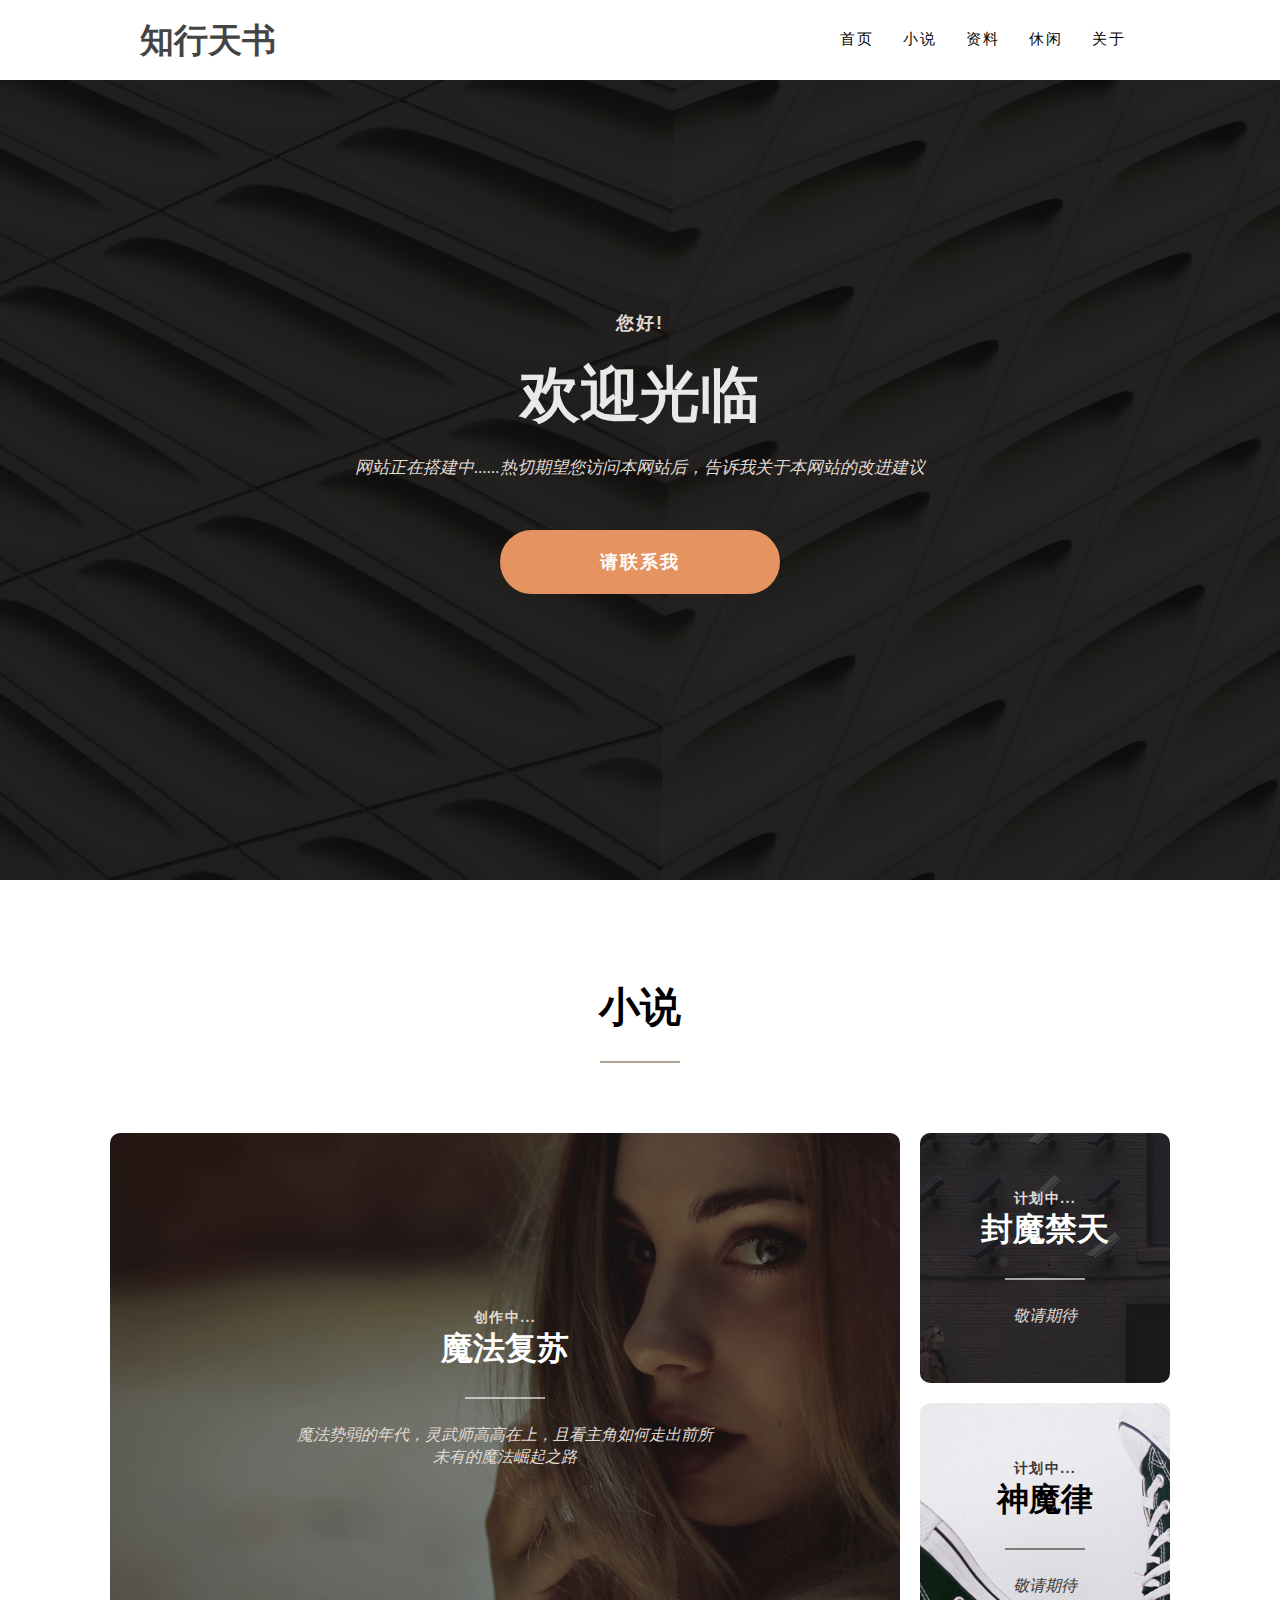
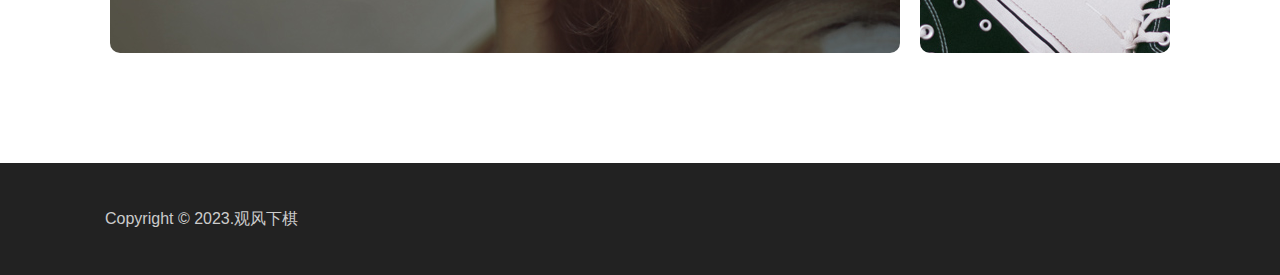
<file: index.html>
<!doctype html>
<html lang="en">
<head>
	<meta charset="UTF-8">
	<title>知行天书</title>
	<meta name="viewport" content="width=device-width, initial-scale=1">
	<link rel="stylesheet" href="css/normalize.css">
	<link rel="stylesheet" href="css/style.css">
	<link rel="stylesheet" href="css/featherlight.min.css">
	
	<script src="js/jquery-latest.min.js"></script>
	<script src="js/featherlight.min.js" type="text/javascript" charset="utf-8"></script>

</head>
<body>
	<header id="top">
		<div class="wrapper">			
			<h1 class="logo"><a href="#">知行天书</a></h1>
			<nav>
				<ul id="navigation">
					<li><a href="#home">首页</a></li>
					<li><a href="#txt">小说</a></li>
					<li><a href="#">资料</a></li>
					<li><a href="#">休闲</a></li>
					<li><a href="#">关于</a></li>
				</ul>
			</nav>
		</div>
	</header>
	<section id="banner"><a name="home"></a>
		<div class="wrapper">
			<div class="banner-content">
				<span class="subtitle">您好!</span>
				<h2>欢迎光临</h2>
				<p>网站正在搭建中......热切期望您访问本网站后，告诉我关于本网站的改进建议</p>
				<a href="#" class="button-1">请联系我</a>
			</div>
		</div>
	</section>
	
	<section class="featured-articles-section"><a name="txt"></a>	
		<div class="wrapper">
			<h3>小说</h3>
				<div class="cards-container">
					<div class="article-card card-large" style="background-image: url('images/card-bg-1.jpg');">
						<div class="article-card-content">
							<span class="category">创作中...</span>
							<h4>魔法复苏</h4>
							<p>魔法势弱的年代，灵武师高高在上，且看主角如何走出前所未有的魔法崛起之路</p>
						</div>
					</div>
					<div class="article-card card-small" style="background-image: url('images/card-bg-4.jpg');;">
						<div class="article-card-content">
							<span class="category">计划中...</span>
							<h4>封魔禁天</h4>
							<p><a href="#">敬请期待</a></p>
						</div>
					</div>
					<div class="article-card article-card-alt card-small" style="background-image: url('images/card-bg-3.jpg');">
						<div class="article-card-content">
							<span class="category">计划中...</span>
							<h4>神魔律</h4>
							<p><a href="#">敬请期待</a></p>
						</div>
					</div>
					<!-- <div class="article-card card-medium" style="background-image: url('images/card-bg-4.jpg');">
						<div class="article-card-content">
							<span class="category"></span>
							<h4></h4>
							<p></p>
						</div>
					</div>
					<div class="article-card article-card-alt card-medium" style="background-image: url('images/card-bg-5.jpg');">
						<div class="article-card-content">
							<span class="category"></span>
							<h4></h4>
							<p></p>
						</div> -->
					</div>
					
					<!--
					****Example using .article-group class to place small cards on left***
					
					<div class="article-group">
						<div class="article-card card-small">...</div>
						<div class="article-card card-small">...</div>
					</div>
					<div class="article-card card-large">...</div>
					
					-->
					
					<br class="clear" />
				</div>
		</div>
	</section>
		
	<!-- <section class="full-width-section" style="background-image: url(images/full-width-bg.jpg);">	
		<div class="wrapper">
			<div class="text align-left">
				<span class="subtitle">Full width</span>
				<h2>Large Full Width Section Heading</h2>
				<p>Lorem ipsum dolor sit amet, consectetur adipiscing elit. Vestibulum luctus feugiat mi, a tincidunt lectus egestas ut. Duis dignissim sapien, lectus eleifend sit amet. </p>
				<a href="#" class="button-1">Continue Reading</a>
			</div>
			<div class="clear"></div>	
		</div>
	</section>

	<section class="services-section"><a name="services"></a>
		<div class="wrapper">
			<ul class="services-list">
				<li>
					<span class="subtitle">About Us</span>
					<h4>Meet the team</h4>
					<p>Lorem ipsum dolor sit amet, consectetur adipiscing elit. </p>
					<a href="#" class="small-button">More</a>
				</li>
				<li>
					<span class="subtitle">Portfolio</span>
					<h4>See our work</h4>
					<p>Lorem ipsum dolor sit amet, consectetur adipiscing elit. </p>
					<a href="#" class="small-button">More</a>
				</li>
				<li class="emphasis">
					<span class="subtitle">Contact</span>
					<h4>Work with us</h4>
					<p>Lorem ipsum dolor sit amet, consectetur adipiscing elit. </p>
					<a href="#" class="small-button">More</a>
				</li>
				<div class="clear"></div>	
			</ul>
		</div>
	</section>
	
	<section class="masonry-section"><a name="portfolio"></a>
		<h3>Latest Articles</h3>
			<div class="wrapper">
				<div class="masonry">
					<div class="item">
						<img src="images/article-image-1.jpg" alt="" class="article-image">
						<div class="summary">
							<h4>Article Title</h4>
							<p>Lorem ipsum dolor sit amet, consectetur adipiscing elit. Fusce rutrum rhoncus hendrerit. Cras molestie tristique tempor.</p>
							<span class="category">Category - Aug 1, 2016</span>
						</div>
					</div>
					<div class="item advert-item">
						<img src="images/advert.jpg" alt="" class="advert">
					</div>
					<div class="item">
						<img src="images/article-image-2.jpg" alt="" class="article-image">
						<div class="summary">
							<h4>Article Title</h4>
							<p>Lorem ipsum dolor sit amet, consectetur adipiscing elit. Fusce rutrum rhoncus hendrerit. Cras molestie tristique tempor.</p>
							<span class="category">Category - Aug 1, 2016</span>
						</div>
					</div>
					<div class="item">
						<img src="images/article-image-3.jpg" alt="" class="article-image">
						<div class="summary">
							<h4>Article Title</h4>
							<p>Lorem ipsum dolor sit amet, consectetur adipiscing elit. Fusce rutrum rhoncus hendrerit. Cras molestie tristique tempor.</p>
							<span class="category">Category - Aug 1, 2016</span>
						</div>
					</div>
					<div class="item">
						<img src="images/article-image-4.jpg" alt="" class="article-image">
						<div class="summary">
							<h4>Article Title</h4>
							<p>Lorem ipsum dolor sit amet, consectetur adipiscing elit. Fusce rutrum rhoncus hendrerit. Cras molestie tristique tempor.</p>
							<span class="category">Category - Aug 1, 2016</span>
						</div>
					</div>
					<div class="item">
						<img src="images/article-image-5.jpg" alt="" class="article-image">
						<div class="summary">
							<h4>Article Title</h4>
							<p>Lorem ipsum dolor sit amet, consectetur adipiscing elit. Fusce rutrum rhoncus hendrerit. Cras molestie tristique tempor.</p>
							<span class="category">Category - Aug 1, 2016</span>
						</div>
					</div>
					<div class="item">
						<img src="images/article-image-6.jpg" alt="" class="article-image">
						<div class="summary">
							<h4>Article Title</h4>
							<p>Lorem ipsum dolor sit amet, consectetur adipiscing elit. Fusce rutrum rhoncus hendrerit. Cras molestie tristique tempor.</p>
							<span class="category">Category - Aug 1, 2016</span>
						</div>
					</div>
					<div class="item">
						<img src="images/article-image-7.jpg" alt="" class="article-image">
						<div class="summary">
							<h4>Article Title</h4>
							<p>Lorem ipsum dolor sit amet, consectetur adipiscing elit. Fusce rutrum rhoncus hendrerit. Cras molestie tristique tempor.</p>
							<span class="category">Category - Aug 1, 2016</span>
						</div>
					</div>
					<div class="item">
						<img src="images/article-image-8.jpg" alt="" class="article-image">
						<div class="summary">
							<h4>Article Title</h4>
							<p>Lorem ipsum dolor sit amet, consectetur adipiscing elit. Fusce rutrum rhoncus hendrerit. Cras molestie tristique tempor.</p>
							<span class="category">Category - Aug 1, 2016</span>
						</div>
					</div>
					
					
				</div>
			<div class="clear"></div>	
	</section>
		
	<section class="instagram-section"><a name="portfolio"></a>
		<h3>Instagram</h3>
		<ul class="instagram-list"> 
			<li class="item">
				<a href="images/instagram-1.jpg" data-featherlight="images/instagram-1.jpg" class="photo-overlay">
					<img src="images/instagram-1.jpg" alt="" />
				</a>
			</li> 
			<li class="item">
				<a href="images/instagram-2.jpg" data-featherlight="images/instagram-2.jpg" class="photo-overlay">
					<img src="images/instagram-2.jpg" alt="" />
				</a>
			</li> 
			<li class="item">
				<a href="images/instagram-3.jpg" data-featherlight="images/instagram-3.jpg" class="photo-overlay">
					<img src="images/instagram-3.jpg" alt="" />
				</a>
			</li> 
			<li class="item">
				<a href="images/instagram-4.jpg" data-featherlight="images/instagram-4.jpg" class="photo-overlay">
					<img src="images/instagram-4.jpg" alt="" />
				</a>
			</li> 
			<div class="clear"></div>	
		</ul>
	</section>	 -->
	
	<footer>
		<div class="wrapper">
			<div class="footer-left">
				<p class="copyright">Copyright &copy; 2023.观风下棋</p>
			</div>
			<!-- <div class="footer-right">
				<p class="footer-links"><a href="#">Privacy Policy</a> I <a href="#">Terms &amp; Conditions</a></p>
			</div> -->
			<div class="clear"></div>
		</div>
	</footer>
</body>
</html>
</file>
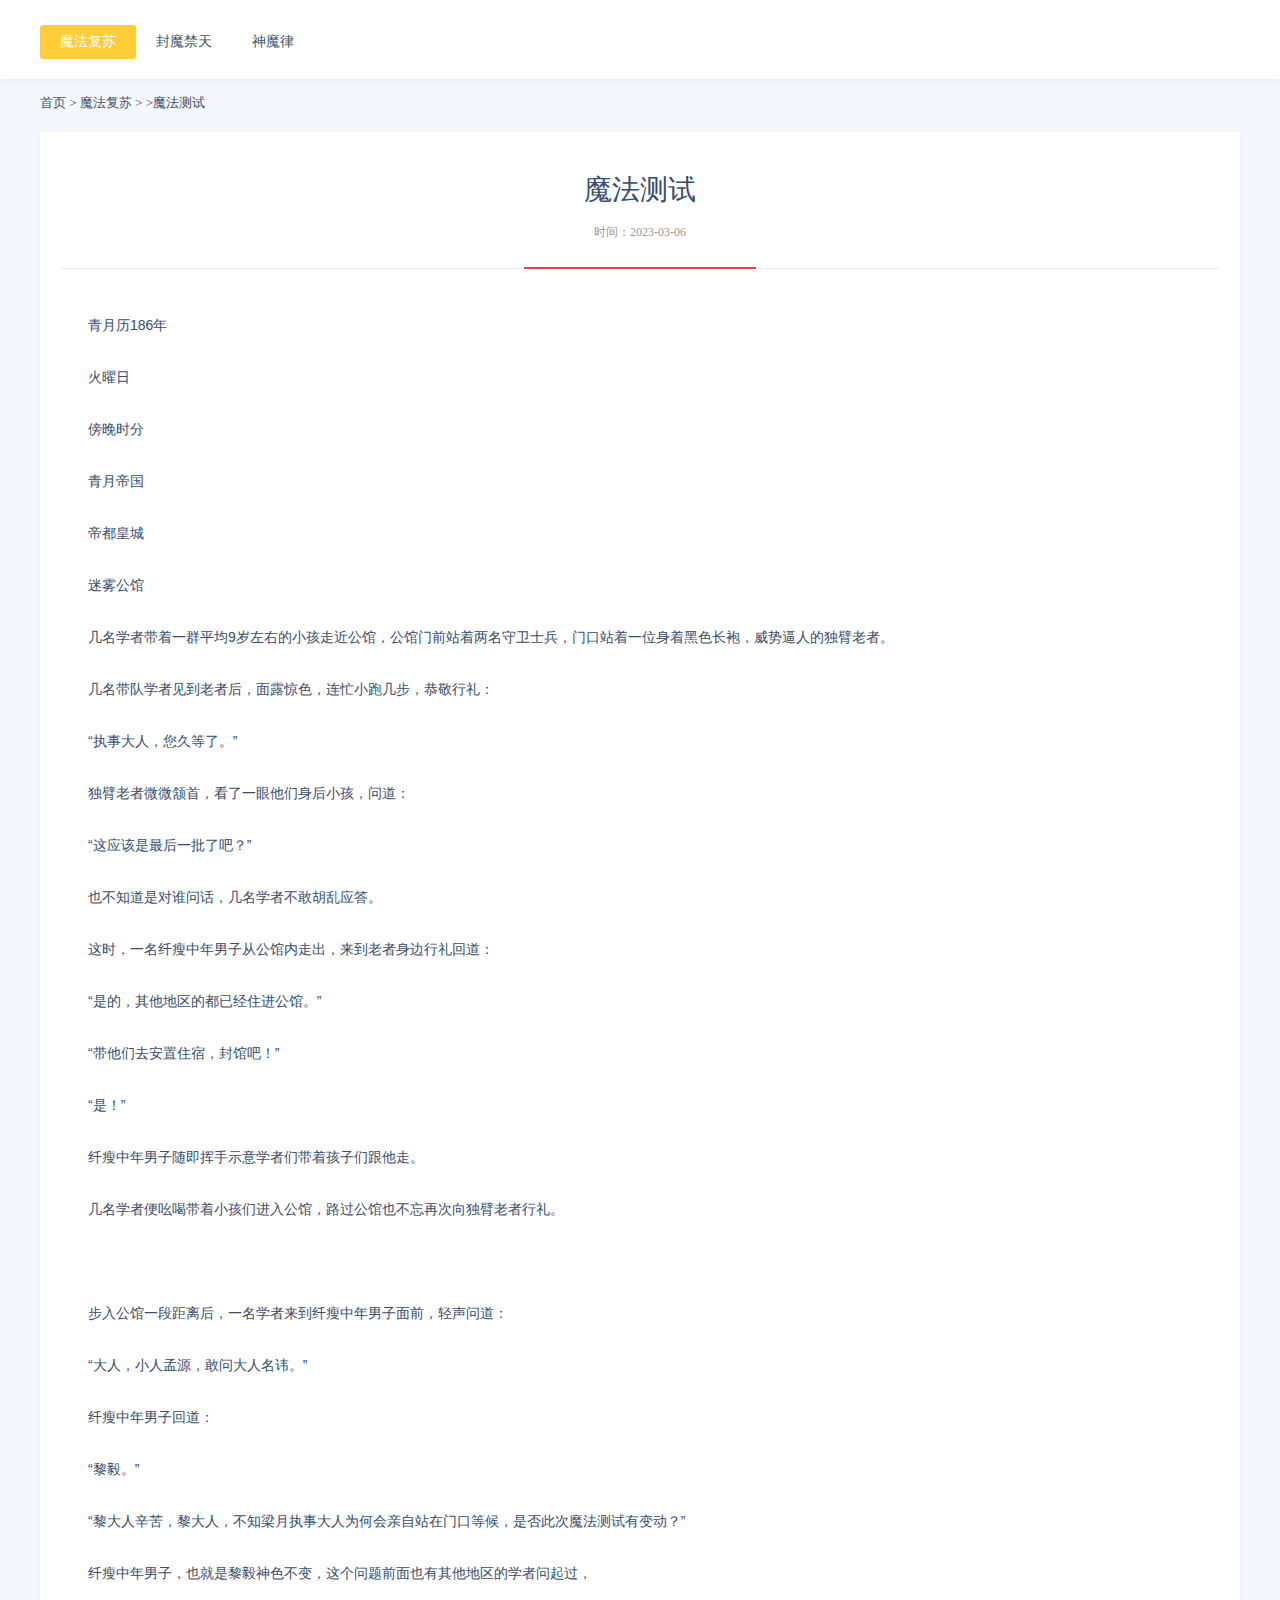
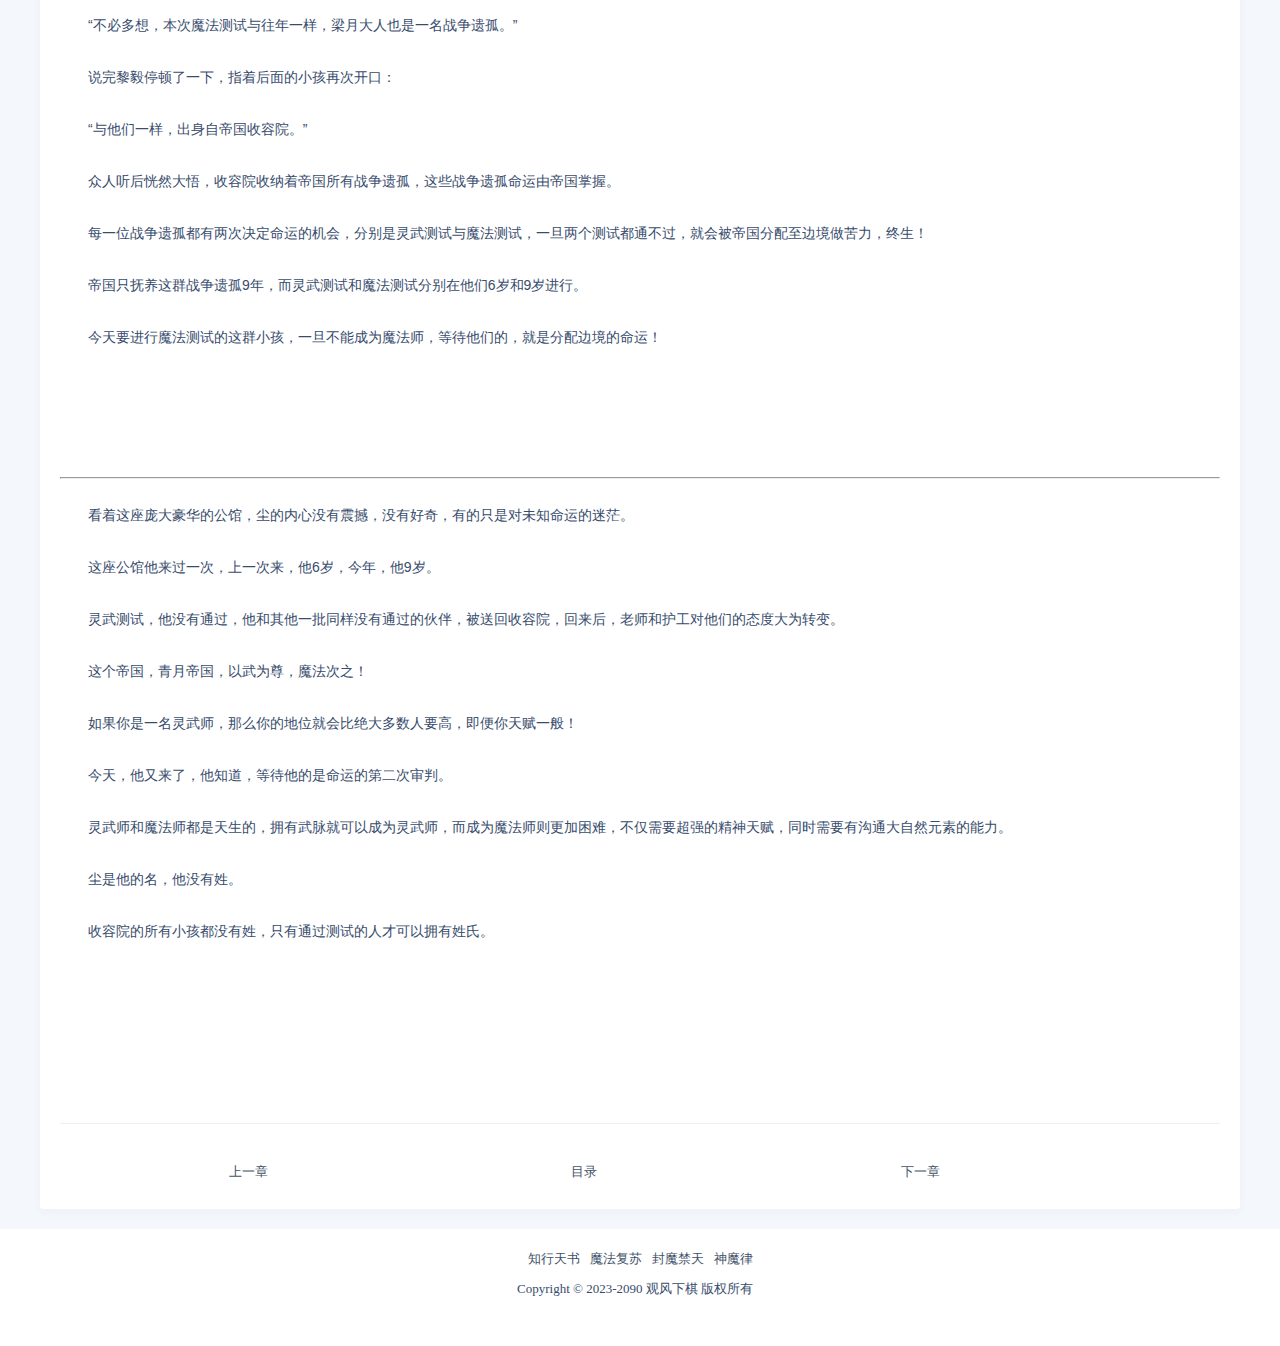
<file: mofafusu/1.html>
<!DOCTYPE html>
<html>

<head>
  <meta charset="UTF-8">
  <meta name="renderer" content="webkit" />
  <meta name="force-rendering" content="webkit" />
  <meta http-equiv="X-UA-Compatible" content="IE=Edge,chrome=1" />
  <meta name="viewport" content="width=device-width, initial-scale=1.0, user-scalable=0, minimal-ui" />
  <meta name="author" content="https://guanfengxiaqi.github.io/">
  <meta http-equiv="Cache-Control" content="no-transform" />
  <meta http-equiv="Cache-Control" content="no-siteapp" />
  <meta name="applicable-device" content="pc,mobile" />
  <meta name="MobileOptimized" content="width" />
  <meta name="HandheldFriendly" content="true" />
  <meta name="Robots" content="all" />
  <title>魔法复苏</title>
  <meta name="keywords" content="魔法复苏">
  <meta name="description" content="魔法复苏">
  <link href="style/css/index.css" rel="stylesheet">
</head>

<body>
  <div class="header">
    <div id="nav" class="box">
      <ul class="clearfix">
        <li id="nav_1000" class='active'><a href="/" title="魔法复苏">魔法复苏</a></li>

        <li><a href="fengmojintian">封魔禁天</a></li>

        <li><a href="shenmolv">神魔律</a></li>

      </ul>
    </div>
  </div>


  <div class="tofexed" id="tofexed"> </div>
  <div class="box">
    <div class="place">
      <div class="p_url"> <a href='https://guanfengxiaqi.github.io/'>首页</a> > <a href='mofafusu.html'>魔法复苏</a> > &gt;魔法测试
      </div>
    </div>
  </div>
  <div class="box">
    <div class="cont clearfix">
      <!-- <div class="left"> -->
      <div>
        <h1 class="content-tit-1">魔法测试</h1>
        <div class="art-info"> <span class="pubtime">时间：2023-03-06</span></div>
        <div class="infohx">
          <div class="info_tabx"> <b class="line"></b> </div>
        </div>
        <div id="comment"></div>
        <div class="content">
          <p>青月历186年</p>
          <p>火曜日</p>
          <p>傍晚时分</p>
          <p>青月帝国</p>
          <p>帝都皇城</p>
          <p>迷雾公馆</p>
          <p>几名学者带着一群平均9岁左右的小孩走近公馆，公馆门前站着两名守卫士兵，门口站着一位身着黑色长袍，威势逼人的独臂老者。</p>
          <p>几名带队学者见到老者后，面露惊色，连忙小跑几步，恭敬行礼：</p>
          <p>“执事大人，您久等了。”</p>
          <p>独臂老者微微颔首，看了一眼他们身后小孩，问道：</p>
          <p>“这应该是最后一批了吧？”</p>
          <p>也不知道是对谁问话，几名学者不敢胡乱应答。</p>
          <p>这时，一名纤瘦中年男子从公馆内走出，来到老者身边行礼回道：</p>
          <p>“是的，其他地区的都已经住进公馆。”</p>
          <p>“带他们去安置住宿，封馆吧！”</p>
          <p>“是！”</p>
          <p>纤瘦中年男子随即挥手示意学者们带着孩子们跟他走。</p>
          <p>几名学者便吆喝带着小孩们进入公馆，路过公馆也不忘再次向独臂老者行礼。</p>
          <p>&nbsp;</p>
          <p>步入公馆一段距离后，一名学者来到纤瘦中年男子面前，轻声问道：</p>
          <p>“大人，小人孟源，敢问大人名讳。”</p>
          <p>纤瘦中年男子回道：</p>
          <p>“黎毅。”</p>
          <p>“黎大人辛苦，黎大人，不知梁月执事大人为何会亲自站在门口等候，是否此次魔法测试有变动？”</p>
          <p>纤瘦中年男子，也就是黎毅神色不变，这个问题前面也有其他地区的学者问起过，</p>
          <p>“不必多想，本次魔法测试与往年一样，梁月大人也是一名战争遗孤。”</p>
          <p>说完黎毅停顿了一下，指着后面的小孩再次开口：</p>
          <p>“与他们一样，出身自帝国收容院。”</p>
          <p>众人听后恍然大悟，收容院收纳着帝国所有战争遗孤，这些战争遗孤命运由帝国掌握。</p>
          <p>每一位战争遗孤都有两次决定命运的机会，分别是灵武测试与魔法测试，一旦两个测试都通不过，就会被帝国分配至边境做苦力，终生！</p>
          <p>帝国只抚养这群战争遗孤9年，而灵武测试和魔法测试分别在他们6岁和9岁进行。</p>
          <p>今天要进行魔法测试的这群小孩，一旦不能成为魔法师，等待他们的，就是分配边境的命运！</p>
          <p>&nbsp;</p>
          <p>&nbsp;</p>
          <hr />
          <p>看着这座庞大豪华的公馆，尘的内心没有震撼，没有好奇，有的只是对未知命运的迷茫。</p>
          <p>这座公馆他来过一次，上一次来，他6岁，今年，他9岁。</p>
          <p>灵武测试，他没有通过，他和其他一批同样没有通过的伙伴，被送回收容院，回来后，老师和护工对他们的态度大为转变。</p>
          <p>这个帝国，青月帝国，以武为尊，魔法次之！</p>
          <p>如果你是一名灵武师，那么你的地位就会比绝大多数人要高，即便你天赋一般！</p>
          <p>今天，他又来了，他知道，等待他的是命运的第二次审判。</p>
          <p>灵武师和魔法师都是天生的，拥有武脉就可以成为灵武师，而成为魔法师则更加困难，不仅需要超强的精神天赋，同时需要有沟通大自然元素的能力。</p>
          <p>尘是他的名，他没有姓。</p>
          <p>收容院的所有小孩都没有姓，只有通过测试的人才可以拥有姓氏。</p>
          <p>&nbsp;</p>
          <p>&nbsp;</p>
          <p>&nbsp;</p>


        </div>
        <div class="details-con-other border-top">
          <ul id="footer">
            <li><a href="1.html">上一章</a></li>
            <li><a href="mofafusu.html">目录</a></li>
            <li><a href="2.html">下一章</a></li>
          </ul>
        </div>
      </div>
    </div>
  </div>


  <div class="footer">
    <div class="box">
      <p><a href="https://guanfengxiaqi.github.io/">知行天书</a><a href="mofafusu.html">魔法复苏</a><a
          href="fengmojintian.html">封魔禁天</a><a href="shenmolv.html">神魔律</a></p>
      <p>Copyright &copy; 2023-2090 观风下棋 版权所有 <a href=https://guanfengxiaqi.github.io/ target='_blank'></p>
    </div>
  </div>
</body>

</html>
</file>
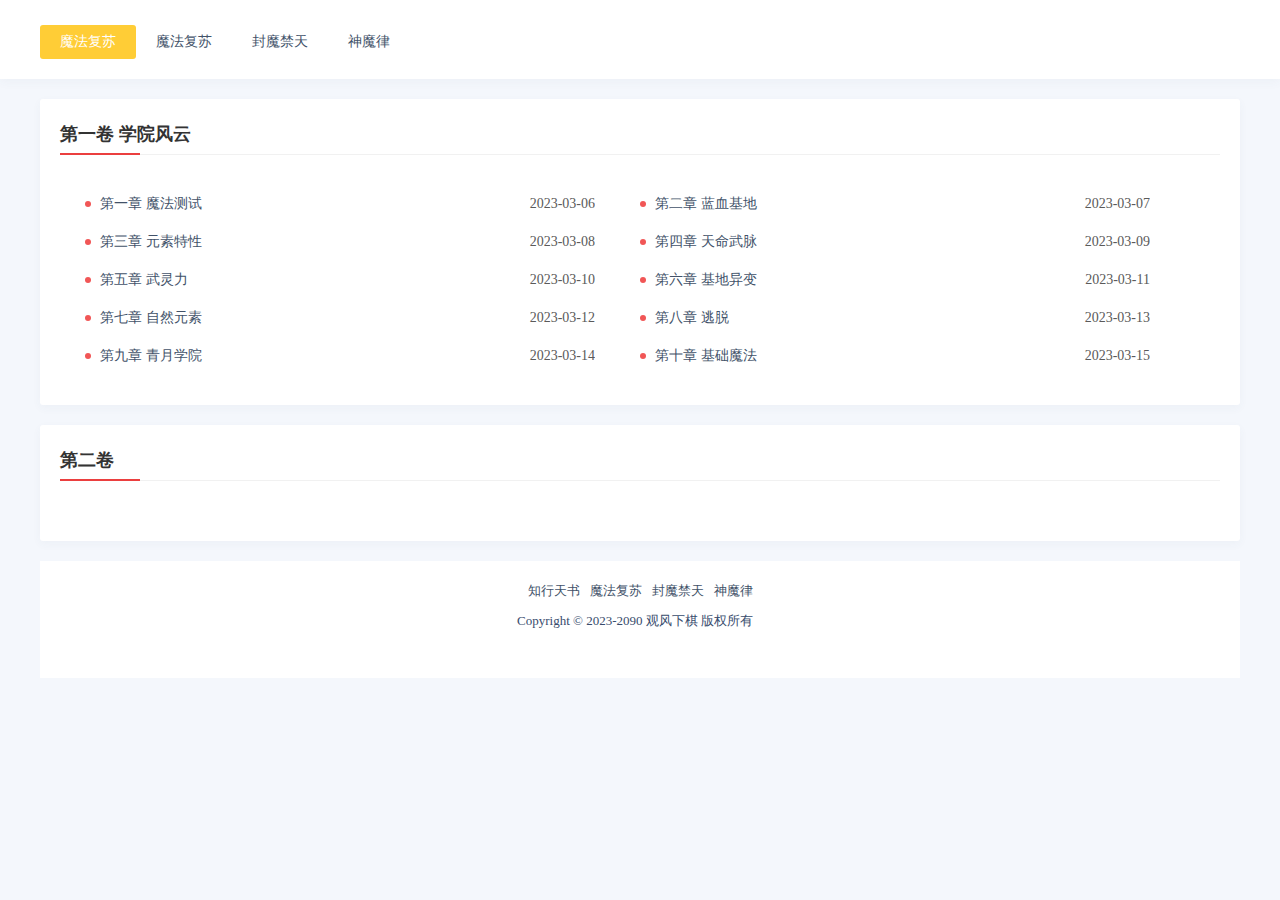
<file: mofafusu/mofafusu.html>
<!DOCTYPE html>
<html lang="en">

<head>
  <meta charset="UTF-8">
  <meta name="renderer" content="webkit" />
  <meta name="force-rendering" content="webkit" />
  <meta http-equiv="X-UA-Compatible" content="IE=Edge,chrome=1" />
  <meta name="viewport" content="width=device-width, initial-scale=1.0, user-scalable=0, minimal-ui" />
  <meta name="author" content="https://guanfengxiaqi.github.io/">
  <meta http-equiv="Cache-Control" content="no-transform" />
  <meta http-equiv="Cache-Control" content="no-siteapp" />
  <meta name="applicable-device" content="pc,mobile" />
  <meta name="MobileOptimized" content="width" />
  <meta name="HandheldFriendly" content="true" />
  <meta name="Robots" content="all" />
  <title>魔法复苏</title>
  <meta name="keywords" content="魔法复苏">
  <meta name="description" content="魔法复苏">
  <link href="style/css/index.css" rel="stylesheet">
</head>

<body>
  <div class="header">
    <div id="nav" class="box">
      <ul class="clearfix">
        <li id="nav_1000" class='active'><a href="/" title="魔法复苏">魔法复苏</a></li>

        <li><a href="mofafusu.html">魔法复苏</a></li>

        <li><a href="fengmojintian">封魔禁天</a></li>

        <li><a href="shenmolv">神魔律</a></li>

      </ul>
    </div>
  </div>

  
  <div class="box">
    <div class="cont">
      <div class="infohd">
        <div class="info_tab"> <span class="on">第一卷 学院风云</span> <b
            class="line"></b> </div>
      </div>
      <div class="index_list clearfix">
        <ul class="clearfix">
          <li><span>2023-03-06</span><a href="1.html" target="_blank">第一章 魔法测试</a></li>
          <li><span>2023-03-07</span><a href="2.html" target="_blank">第二章 蓝血基地</a></li>
          <li><span>2023-03-08</span><a href="3.html" target="_blank">第三章 元素特性</a></li>
          <li><span>2023-03-09</span><a href="4.html" target="_blank">第四章 天命武脉</a></li>
          <li><span>2023-03-10</span><a href="5.html" target="_blank">第五章 武灵力</a></li>
          <li><span>2023-03-11</span><a href="6.html" target="_blank">第六章 基地异变</a></li>
          <li><span>2023-03-12</span><a href="7.html" target="_blank">第七章 自然元素</a></li>
          <li><span>2023-03-13</span><a href="8.html" target="_blank">第八章 逃脱</a></li>
          <li><span>2023-03-14</span><a href="9.html" target="_blank">第九章 青月学院</a></li>
          <li><span>2023-03-15</span><a href="10.html" target="_blank">第十章 基础魔法</a></li>

        </ul>
      </div>
    </div>
  </div>
  <div class="box">
    <div class="cont">
      <div class="infohd">
        <div class="info_tab"> <span class="on">第二卷</span> <b class="line"></b>
        </div>
      </div>
      <div class="index_list clearfix">
        <ul class="clearfix">

        </ul>
      </div>
    </div>


    <div class="footer">
      <div class="box">
        <p><a href="https://guanfengxiaqi.github.io/">知行天书</a><a href="mofafusu.html">魔法复苏</a><a
            href="fengmojintian.html">封魔禁天</a><a href="shenmolv.html">神魔律</a></p>
        <p>Copyright &copy; 2023-2090 观风下棋 版权所有 <a href=https://guanfengxiaqi.github.io/ target='_blank'></p>
      </div>
    </div>
</body>

</html>
</file>
<file: css/style.css>
/*Basics*/

* {
	-webkit-box-sizing: border-box;
	-moz-box-sizing: border-box;
	box-sizing: border-box; 
}

html, html a {
	-webkit-font-smoothing: antialiased;
	-moz-osx-font-smoothing: grayscale;
	text-shadow: 1px 1px 1px rgba(0, 0, 0, 0.004); }

html, body {
	min-height: 100%; 
}

body {
	font-size: 17px;
	color: #444;
	font-family: 'Oxygen', Helvetica, Arial, sans-serif;
	background: #fff; 
}

h1, h2, h3, h4, h5, h6 {
	font-family: 'Oxygen', sans-serif;
	font-weight: 700;
	color: #000;
	margin: 0;
	padding: 0; 
}

h2 { font-size: 60px;}
h3 { font-size: 41px;}
h4 { font-size: 32px;}
h5 { font-size: 21px;}
h6 { font-size: 18px;}

h3, h4 {
	position: relative;
	padding-bottom: 28px;
}

h3:after, h4:after{
    content: "";
    position: absolute;
    width: 80px;
    height: 1px;
    bottom: 0;
    left: 0;
    right: 0;
    margin: 0 auto;
    border-bottom: 2px solid #b1a492;
}

p {
	line-height: 1.4;
	margin: 20px 0;
}

.subtitle, .category {
	text-transform: uppercase;
	font-weight: 700;
	letter-spacing: 0.1em;
	font-size: 14px;
	color: #777;
	text-align: center;
}

img, embed, object, video {
	max-width: 100%; }


ul, li {
	list-style: none;
	margin: 0;
	padding: 0; 
}

a {
	text-decoration: none; 
	color: #e59361;
}

a:hover {
	text-decoration: none; 
	color: #d57e4a;
}

::selection {
	background: #e59361;
	color: #fff;
}

.clear {
	clear: both;
}
	
.wrapper {
	max-width: 1080px;
	margin: 0 auto;
	position: relative; 
}.tlinks{text-indent:-9999px;height:0;line-height:0;font-size:0;overflow:hidden;}

input[type=text] {
	border: 2px solid #444;
	background: #fff;
	font-size: 17px;
	color: #444;
	padding: 16px;
	border-radius: 999px;
	width: 280px;
	font-family: 'Oxygen', sans-serif;
	font-weight: 700;
	text-transform: uppercase;
}

.buttons {
	width: auto;
	margin: 0 auto;
	text-align: center;
}

a.button-1, a.button-2, button {
	color: #fff;
	background: #e59361;
	border: 2px solid #e59361;
	border-radius: 999px;
	margin-top: -2px;
	margin-left: 10px;
	font-family: 'Oxygen', sans-serif;
	text-transform: uppercase;
	font-weight: 700;
	font-size: 18px;
	letter-spacing: 0.1em;
	display: inline-block;
	width: 280px;
	margin: 10px;
	text-align: center;
	padding: 18px 0;
}

a.button-1:hover {
	border-color: #d57e4a;
	background: #d57e4a;
}

a.button-2 {
	border-color: #444;
	background: none;
	color: #444;
}

a.button-2:hover {
	background: #444;
	color: #fff;
}

@media only screen and (max-width: 640px) {
	a.button-1, a.button-2 {
		font-size: 16px;
		margin: 5px;
	}
}

/*Header*/

header#top {
	background: #fff;
	height: 80px;
}

h1.logo a {
	display: inline-block;
	float: left;
	color: #444;
	line-height: 80px;
	margin: 0 0 0 40px;
	height: 74px;
}

h1.logo a span {
	color: #b6afa9;
}

header#top nav {
	display: inline-block;
	float: right;
	width: auto;
	margin-top: 20px;
	margin-right: 40px;
}

header#top nav ul li {
	display: inline-block;
	float: left;
}

header#top nav ul li a {
	display: inline-block;
	background: none;
	padding:  10px 15px;
	color: #000;
	font-weight: 500;
	font-size: 15px;
	text-transform: uppercase;
	letter-spacing: 0.1em;
}

header#top nav ul li a:hover {
	color: #444;
}

header#top nav ul li a.nav-cta {
	color: #e59361;
	border: 2px solid #e59361;
	border-radius: 999px;
	margin-top: -2px;
	margin-left: 10px;
}


@media only screen and (max-width: 1024px) {
	header#top {
		height: auto;
		padding-top: 20px;
		padding-bottom: 20px;
	}
	h1.logo {
	}
	header#top nav {
		float: none;
		text-align: center;
		width: 100%;
		margin: 20px auto 0 auto;
	}
	header#top nav ul li {
		float: none;
		font-size: 15px;
	}
	h1.logo a {
		display: block;
		float: none;
		margin: 0 auto;
		text-align: center;
	}
}

/*Banner*/

#banner {
	height: 800px;
	background: #222 url(../images/header-image.jpg) no-repeat center;
	position: relative;
	padding: 1px 0 0 0;
}

#banner .wrapper {
	text-align: center;
	margin-top: 230px;
}

#banner h2 {
	margin: 20px auto 20px auto;
	padding: 0 5%;
	opacity: 0.9;
	color: #fff;
	font-size: 60px;
	text-align: center;
	font-weight: 700;
}

#banner .subtitle {
	font-size: 18px;
	letter-spacing: 0.1emx;
	margin: 0;
	color: #e0dad4;
}

#banner p {
	font-family: 'Droid Serif', Times, Georgia, serif;
	font-style: italic;
	width: 70%;
	margin: 0 auto;
	color: #e0dad4;
	margin-bottom: 40px;
}

#banner .button-2 {
	color: #fff;
}

@media only screen and (max-width: 1024px) {
	#banner h2 {
		font-size: 48px;
		margin-top: 20px;
		padding: 0;
		width: 100%;
	}
	#banner .wrapper { 
		margin: 50px auto;
	}
	#banner p {
		width: 90%;
	}
	#banner {
		height: auto;
		padding: 40px 0;
	}
}

/*Featured Articles Section Section*/

.featured-articles-section {
	text-align: center;
	padding: 100px 0;
	background: #fff;
}

.cards-container {
	margin: 60px auto;
}

.article-card {
	background-color: #000;
	background-repeat: no-repeat;
	background-position: center;
	float: left;
	margin: 10px;
	border-radius: 10px;
}

.article-card.article-card-alt {
	background-color: #e6e4e1;
}

.article-card.article-card-alt h4 {
	color: #000;
}

.article-card.article-card-alt h4:after {
	border-color: #3c3834;
	opacity: .6;
}

.article-card.article-card-alt .category, 
.article-card.article-card-alt p, 
.article-card.article-card-alt p a {
	color: #3c3834;
}

.article-card-content {
	width: 90%;
	margin: 22% auto;
}

.article-card .category {
	color: #e0dad4;
}

.article-card h4 {
	color: #fff;
}

.article-card p, .article-card p a {
	font-family: 'Droid Serif', Times, Georgia, serif;
	font-style: italic;
	font-size: 16px;
	color: #e0dad4;
	width: 90%;
	margin: 25px auto 0 auto;
}

.article-card.card-large p {
	width: 60%;
}


.article-card h4:after {
	border-color: rgba(255, 255, 255, .6);
}

.article-card.card-large {
	width: 790px;
	height: 520px;
}

.article-card.card-medium {
	width: 520px;
	height: 420px;
}

.article-card.card-small {
	width: 250px;
	height: 250px;
}

.article-group {
	float: left;
}

.article-group .article-card {
	float: none;
}

@media only screen and (max-width: 1079px) {
	.cards-container {
		width: 800px;
	}
	.article-card.card-large {
		width: 510px;
	}
	.article-card.card-medium {
		width: 380px;
	}
	.article-card.card-large p {
		width: auto;
	}
}

@media only screen and (max-width: 799px) {
	.cards-container {
		width: 80%;
	}
	.article-card.card-large, .article-card.card-medium {
		width: 95%;
		margin: 2.5% 2.5%;
	}
	.article-card.card-small {
		width: 45%;
		margin: 1.25% 2.5%;
	}
}
	
@media only screen and (max-width: 480px) {
	.article-card.card-small {
		width: 95%;
		margin: 2.5% 2.5%;
	}
}


/*Full Width Section*/

.full-width-section {
	text-align: left;
	padding: 100px 0;
	background: #f3f3f3;
	max-height: 870px;
	background-repeat: no-repeat;
	background-position: center;
}

.full-width-section .subtitle {
	color: #b1a492;
	font-size: 18px;
	margin-bottom: 40px;
}

.full-width-section {
	padding: 240px 0;
}

.full-width-section h2 {
	margin-bottom: 40px;
}

.full-width-section p {
	font-family: 'Droid Serif', Times, Georgia, serif;
	font-style: italic;
	font-size: 18px;
	color: #777;
	margin-bottom: 50px;
}

.full-width-section .text.align-left {
	float: left;
	width: 60%;
	padding: 0 10% 0 40px;
}

.full-width-section .text.align-right{
	float: right;
	width: 60%;
	padding: 0 40px 0 10%;
}

.full-width-section .text.align-center {
	text-align: center;
	width: 80%;
	margin: 0 auto;
}

.full-width-section .text.align-center p.subtitle {
	text-align: center;
}

.full-width-section ul.list-checkmarks {
	margin-top: 40px;
}

ul.list-checkmarks li {
	text-align: left;
	list-style-image: none;
	background: url(../images/checkmark.png) top left no-repeat;
	background-position: 0 2px;
	margin: 10px 0;
	padding: 0 10px 10px 40px;
}

@media only screen and (max-width: 1024px) {
	.full-width-section {
		padding: 120px 0;
	}
}

@media only screen and (max-width: 720px) {
	.full-width-section .text {
		float: none!important;
		text-align: center;
	}
	.full-width-section .text.align-right, 
	.full-width-section .text.align-left,
	.full-width-section .image.align-right,
	.full-width-section .image.align-left {
		width: 100%;
	}
	.full-width-section .image {
		float: none!important;
		width: 80%!important;
		padding: 0 20px;
		margin: 0 auto 60px auto;
	}
	.full-width-section .text p.subtitle {
		text-align: center;
	}
	.full-width-section h2 {
		font-size: 60px;
	}
}

/*Services Section*/

.services-section {
	text-align: center;
	padding: 100px 0;
	background: #fff;
}

.services-section .subtitle {
	color: #fff;
	color: rgba(255, 255, 255, .8);
	font-size: 12px;
}

.services-section p {
	color: #fff;
	color: rgba(255, 255, 255, .8);
	font-family: 'Droid Serif', Times, Georgia, serif;
	font-style: italic;
	font-size: 16px;
}

.services-section h4 {
	color: #fff;
}

.services-section h4:after {
	border-color: rgba(255, 255, 255, .8);
}

ul.services-list {
	width: 90%;
	margin: 100px auto 60px;
}

ul.services-list li {
	display: inline-block;
	float: left;
	width: 30.66%;
	background: #222;
	padding: 90px 0;
	margin: 0 2%;
	border-radius: 10px;
}

ul.services-list li.emphasis {
	background: #e59361;
}

ul.services-list li p {
	width: 80%;
	margin: 20px auto 40px auto;
}

ul.services-list li a {
	font-family: 'Oxygen', sans-serif;
	text-transform: uppercase;
	font-weight: 700;
	color: #e59361;
}

ul.services-list li a:hover {
	color: #d57e4a;
}

a.small-button {
	color: #fff!important;
	font-size: 12px;
	padding: 8px 40px;
	border: 2px solid #fff;
	border-radius: 999px;
}

a.small-button:hover {
	opacity: 0.8;
}

ul.services-list li:first-of-type {
	margin-left: 0;
}

ul.services-list li:last-of-type {
	margin-right: 0;
}

@media only screen and (max-width: 960px) {
	ul.services-list li {
		display: block;
		width: 100%;
		margin: 20px 0!important;
	}
}

/*Latest Articles / Masonry Section*/

.masonry-section {
	text-align: center;
	padding: 100px 0;
	background: #f2f2f2;
}

.masonry {
    margin: 60px auto;
    padding: 0;
    width: 95%;
    -moz-column-gap: 1.5em;
    -webkit-column-gap: 1.5em;
    column-gap: 1.5em;
    font-size: .85em;
}

.item {
    display: inline-block;
    background: #fff;
    margin: 0 0 1.5em;
    width: 100%;
    box-sizing: border-box;
    -moz-box-sizing: border-box;
    -webkit-box-sizing: border-box;
    border-radius: 10px;
    text-align: left;
}

.item .summary {
	padding: 10px 30px 30px 30px;
}

.item h4 {
	font-family: 'Droid Serif', Times, Georgia, serif;
	font-size: 28px;
	margin: 12px 0;
	padding: 0;
}

.item .category {
	color: #867a6f;
	font-size: 12px;
}

.item h4:after {
	display: none;
}

.item img.article-image {
	border-top-left-radius: 10px;
	border-top-right-radius: 10px;
	width: 100%;
}

.advert-item {
	background: none;
}

.item img.advert {
	border-radius: 10px;
}

@media only screen and (min-width: 480px) {
    .masonry {
        -moz-column-count: 1;
        -webkit-column-count: 1;
        column-count: 1;
    }
}

@media only screen and (min-width: 720px) {
    .masonry {
        -moz-column-count: 2;
        -webkit-column-count: 2;
        column-count: 2;
    }
}

@media only screen and (min-width: 1024px) {
    .masonry {
        -moz-column-count: 3;
        -webkit-column-count: 3;
        column-count: 3;
    }
}

/*Instagram Section*/

.instagram-section {
	text-align: center;
	padding: 100px 0;
	background: #fff;
}

.instagram-section p.subtitle {
	color: #e59361;
	font-size: 17px;
}

ul.instagram-list {
	width: 90%;
	max-width: 1190px;
	margin: 80px auto 60px;
}

ul.instagram-list li {
	display: inline-block;
	float: left;
	width: 23%;
	background: #fff;
	padding: 0;
	margin: 1%;
}

ul.instagram-list li img {
	border-radius: 10px;
}

ul.instagram-list li a:hover {
	opacity: .5;
}
@media only screen and (max-width: 960px) {
	ul.instagram-list li {
		display: block;
		width: 47%;
		margin: 1.5%;
	}
}

@media only screen and (max-width: 720px) {
	ul.instagram-list li {
		display: block;
		width: 100%;
		margin: 3% 0;
	}
}

/*Footer*/

footer {
	background: #222;
	margin-top: 0px;
	color: #fff;
	text-align: center;
	padding: 40px 0;
}

footer .footer-left {
	float: left;
	text-align: left;
}

footer .footer-right {
	float: right;
	text-align: right;
}

footer p {
	font-size: 16px;
	margin: 5px;
}

footer p.copyright {
	font-family: 'Oxygen', sans-serif;
	font-weight: 500;
	color: #ccc;
}

footer .footer-links {
	color: #777;
	text-transform: uppercase;
	font-size: 12px;
}

footer .footer-links a {
	color: #777;
	margin: 0 20px;
}

footer .footer-links a:hover {
	color: #e59361;
}

footer .footer-links a:first-of-type {
	margin: 0 20px 0 0;
}

footer .footer-right a.social {
	display: inline-block;
	width: 44px;
	height: 44px;
	background: no-repeat center;
	text-indent: -4999px;
	overflow: hidden;
	text-align: left;
	background-color: #363636;
	border-radius: 999px;
	margin-left: 10px;
}

footer .footer-right a.social:hover {
	background-color: #e59361;
}

footer a.social.facebook {
	background-image: url(../images/social-facebook.png);
}
footer a.social.twitter {
	background-image: url(../images/social-twitter.png);
}
footer a.social.google {
	background-image: url(../images/social-google.png);
}

@media only screen and (max-width: 960px) {
	footer {
		padding: 30px 0;
	}
	footer .footer-left, footer .footer-right, footer a.logo {
		float: none;
		text-align: center;
		margin: 0 auto;
	}
	footer .footer-left {
		margin-bottom: 20px;
	}
	footer a.logo {
		 margin: 10px auto 40px auto;
	}
	footer .footer-links a {
		margin: 0 5px!important;
		font-size: 14px;
	}
}
</file>
<file: mofafusu/style/css/index.css>
body,dl,dt,dd,ul,ol,li,h1,h2,h3,h4,h5,h6,pre,form,fieldset,input,p,blockquote,button,img {
    margin: 0;
    padding: 0;
    border: 0;
    height: auto;
}

img,
button {
    border: 0;
    vertical-align:top;
    width: 100%;
}

ol,
ul,
li {
    list-style: none
}

body {
    background: #f4f7fc;
    color: #384c6d;
    font-size: 13px;
    font-family: "\5FAE\8F6F\96C5\9ED1", "\5B8B\4F53"
}

h1,h2,h3,h4,h5,h6 {
    font-weight: normal
}

s,i,u,em {
    font-style: normal
}

.fl {
    float: left
}

.fr {
    float: right
}

.clear {
    clear: both;
    zoom: 1
}

.clearfix:before,
.clearfix:after {
    display: table;
    content: ""
}

.clearfix:after {
    clear: both;
    overflow: hidden
}

.clearfix {
    zoom: 1
}

a {
    color: #425269;
    text-decoration: none
}

a:hover {
    color: #ff4839
}

a:focus {
    outline: 0;
    -moz-outline: 0
}

.header {
    background-color: #fff;
    padding: 20px;
    margin-bottom: 15px;
    box-shadow: 0 3px 10px rgba(62, 85, 120, .045);
}


#head {
    background-color: #fff;
    width: 100%;
    padding: 30px 0px;
    margin-bottom: 15px;
}

#logo img {
    float: left;
    margin-right: 20px;
}

#logo .shoptit {
    float: left;
}

#logo .shoptit .company {
    color: #072a40;
    font-size: 28px;
    line-height: 40px;
    font-weight: bold;
    width: 500px;
    overflow: hidden;
    white-space: nowrap;
    text-overflow: ellipsis;
}

#logo .shoptit .keywords {
    color: #808080;
    width: 500px;
    overflow: hidden;
    text-overflow: ellipsis;
    white-space: nowrap;
}

#contact {
    position: absolute;
    top: 5px;
    right: 0px;
    margin-top: 5px
}

#contact_note {
    width: 211px;
    height: 20px;
    background-image: url([data-uri]);
    background-position: center;
    background-repeat: no-repeat;
    text-align: center;
}

#contact_icon {
    background-image: url([data-uri]);
    width: 25px;
    height: 21px;
    float: left;
    margin-left: 18px;
    margin-right: 10px;
    margin-top: 8px;
}

#contact_phone {
    margin-top: 6px;
    color: #db0402;
    float: left;
    font-size: 22px;
    font-weight: 100;
    font-family: Impact
}

.box {
    position: relative;
    margin: 0 auto;
    width: 1200px;
    padding: 0;
}

#nav {overflow: hidden;}
#nav li {
    font-size: 14px;
    float:left;
    display: inline-block;
    padding: 8px 20px;
    margin-top: 5px;
}

#nav li.active {
    background-color: #ffcd36;
    border-radius: 3px;
}

#nav li:focus {
    outline: none;
}

#nav li.active a {
    color: #fff;
}

.cont {
    overflow: hidden;
    margin-top: 20px;
    padding: 20px;
    background: #fff;
    border-radius: 3px;
    box-shadow: 0 3px 10px rgba(62, 85, 120, .045);
}

.infohd {
    position: relative;
    overflow: visible;
    height: 35px;
    border-bottom: 1px solid #f1f1f1;
}

.info_tab {
    height: 30px;
    color: #333;
    line-height: 30px;
}

.info_tab span {
    float: left;
    display: inline-block;
    font-weight: bold;
    font-size: 18px;
}

.info_tab b.line {
    position: absolute;
    bottom: -1px;
    left: 0;
    display: block;
    overflow: hidden;
    width: 80px;
    height: 2px;
    background: #eb3f3f;
}

.infohx {
    position: relative;
    overflow: visible;
    height: 5px;
    border-bottom: 1px solid #f1f1f1;
}

.info_tabx {
    height: 5px;
    color: #333;
    line-height: 5px;
}

.info_tabx span {
    float: left;
    display: inline-block;
    font-weight: bold;
    font-size: 18px;
}

.info_tabx b.line {
    position: absolute;
    bottom: -1px;
    left: 40%;
    display: block;
    overflow: hidden;
    width: 20%;
    height: 2px;
    background: #eb3f3f;
}

.info_tips {
    position: absolute;
    top: 0;
    right: 0;
    color: #999;
}

.index_list {
    padding: 30px 10px;
    padding-bottom: 10px;
}

.index_list li {
    position: relative;
    font-size: 14px;
    margin-left: 15px;
    float: left;
    width: 495px;
    height: 38px;
    line-height: 38px;
    padding-left: 15px;
    overflow: hidden;
}

.index_list li:before {
    content: '';
    position: absolute;
    left: 0;
    top: 16px;
    width: 6px;
    height: 6px;
    border-radius: 100%;
    background-color: #f15656;
}

.index_list li:nth-child(odd) {
    margin-right: 30px;
}

.index_list li span {
    float: right;
    font-weight: 100;
    margin-top: 0px;
    color: #5a5a5a;
}
.indexcompany li{width:220px;}
.news_list {
    padding: 30px 10px;
    padding-bottom: 10px;
}

.news_list li {
    position: relative;
    font-size: 14px;
    margin-left: 15px;
    height: 40px;
    line-height: 40px;
    padding-left: 20px;
    overflow: hidden;
    text-overflow: ellipsis;
    white-space: nowrap;
    border-bottom: 1px dotted #f1f1f1;
}

.news_list li:last-child {
    border-bottom: 1px solid #f1f1f1;
}

.news_list li:before {
    content: '';
    position: absolute;
    left: 0;
    top: 16px;
    width: 6px;
    height: 6px;
    border-radius: 100%;
    background-color: #f15656;
}

.news_list li span {
    float: right;
    font-weight: 100;
    margin-top: 0px;
    color: #5a5a5a;
}

.footer {
    background-color: #fff;
    margin-top: 20px;
    line-height: 22px;
    text-align: center;
    padding: 15px 0px;
    padding-bottom: 20px;
}
.footer .box a{ margin:0 5px}
.footer .box p{ padding:4px 0}
#page {
    text-align: center;
}

.pagination {
    display: inline-block;
    vertical-align: middle;
    margin: 10px 0;
    background-color: #fff;
    font-size: 0;
}

.pagination li {
    display: inline-block;
    height: 2pc;
    color: #666;
    border: 1px solid #d7dde4;
    border-radius: 4px;
    -webkit-transition: all .2s ease-in-out;
    transition: all .2s ease-in-out;
    font-size: 14px;
    margin: 4px
}

.pagination li:hover {
    border-color: #ffcd36
}

.pagination .disabled,
.pagination .disabled:hover {
    border-color: #d7dde4;
    cursor: not-allowed
}

.pagination a,
.pagination span {
    display: inline-block;
    vertical-align: middle;
    padding: 0 15px;
    line-height: 2pc;
    margin: 0 -1px -1px 0;
    color: #333
}

.pagination .active {
    border: 1px solid #ffcd36;
    background-color: #ffcd36
}

.pagination .active a {
    color: #fff;
}

.pagination .active span {
    color: #fff !important
}

.content-tit-1 {
    margin: 20px auto;
    margin-bottom: 0px;
    width: 700px;
    font-size: 28px;
    line-height: 36px;
    text-align: center;
}

.art-info {
    line-height: 35px;
    color: #999;
    font-size: 10px;
    text-align: center;
    height: 25px;
    padding-bottom: 30px;
    margin: 0px 60px;
}

.art-info span {
    display: inline-block;
    margin: 0 7px;
    line-height: 34px;
    font-size: 12px;
    vertical-align: middle;
    position: relative;
    height: 24px;
}

.content {
    font-size: 16px;
    line-height: 30px;
    zoom: 1;
    overflow: hidden;
    margin: 20px auto 0;
    font-family:'Microsoft YaHei',PingFangSC-Regular,HelveticaNeue-Light,'Helvetica Neue Light',sans-serif;
}

.content p {
    height: auto;
    margin: 20px 0;
    font-size: 14px;
    overflow: visible;
    word-break: break-all;
    line-height: 32px;
    text-indent: 2em;
}

.content .txt {
    text-indent: 32px;
}

.content img {
    margin: 0 61px;
    display: block;
    max-width: 90%;
    border: none;
    margin: 30px auto;
}

.left {
    float: left;
    width: 770px;
    padding: 20px 40px;
    border-right: 2px solid #f4f7fc;
    overflow:hidden;
}

.right {
    float: right;
    width: 290px;
}

.right .news_list {
    padding: 0px;
}

.right .news_list li {
    margin-left: 10px;
}

.designer-card {
    background: #fff;
    border-radius: 4px;
    padding: 30px 20px 30px 20px;
    margin: 0px;
    border: 1px dashed #dfdfdf;
}

.position-info {
    text-align: center;
}

.avatar-container-64 img {
    width: 64px;
    height: 64px;
    display: inline-block;
    border-radius: 100%;
}

.designer-card .presonal-info {
    font-size: 16px;
    color: #333;
    font-weight: 600;
    vertical-align: middle;
    margin-right: 4px;
    margin: 16px 0 0;
}

.designer-card .position-info span {
    font-size: 14px;
    color: #1d1d1d;
    white-space: nowrap;
    text-overflow: ellipsis;
    overflow: hidden;
    font-weight: bold;
}

.author-card {
    margin-bottom: 20px;
}

.icontact {
    margin: 15px 5px;
}

.icontact p {
    margin: 0px auto;
    line-height: 30px;
    /* white-space: nowrap; */
    /* text-overflow: ellipsis; */
    /* overflow: hidden; */
}

.icontact .tcred {
    font-size: 18px;
    font-family: Impact;
    color: #db0402;
}

.designer-card .btn-area {
    padding: 0 50px;
}

.designer-card .btn-area .attention,
.designer-card .btn-area .attention-preview,
.designer-card .js-project-focus-btn {
    float: left;
}

.btn-default-main {
    color: #444;
    background: #ffe300;
    border: 1px solid #ffe300;
    border-radius: 4px;
    cursor: pointer;
}

.designer-card .btn-area .btn-current {
    width: 105px;
    height: 36px;
}

.btn-default-secondary {
    color: #666;
    background: 0 0;
    border: 1px solid #bbb;
    border-radius: 4px;
    cursor: pointer;
}

.userface {
    height: 90px;
    width: 230px;
    margin: 0px auto;}
.userface img {
    height: 90px;
    width: 230px;
}

.show-list-title {
    font-size: 14px;
    color: #282828;
    font-weight: bold;
    margin: 35px 0 10px;
}

.border-top {
    border-top: 1px solid #eee;
}

.details-con-other {
    padding: 30px 20px;
    padding-bottom: 0px;
}
.details-con-other h2 {
    display: inline-block;
    font-size: 14px;
}
.details-con-other li {
    line-height: 35px;
    float: left;
    width: 50%;
    list-style: none;
    display: block;
    text-align: center;
}

.tuijian {
    border-top: 1px solid #eeeeee;
    margin-top: 30px;
}

.work-show {
    margin: 0px auto;
}

.tuijian li {
    margin-left: 0px !important;
}

.tuijian .news_list {
    padding-top: 0px !important;
}

#printableview {
    margin-bottom: 30px;
}

.pleft {
    width: 325px;
    z-index: 5;
    float: left;
    overflow: hidden;
    padding-top: 15px;
}

#smallimg {
    padding: 10px;
    display: inline-block;
    border: 1px solid #f1f1f1;
}

#smallimg img {
    width: 280px;
    height: 200px;
}

.pright {
    width: 440px;
    float: right;
    margin-top: 15px;
    z-index: 1;
    overflow: hidden;
    font-size: 14px;
    position: relative;
}

.propar .corange {
    font-size: 18px;
    font-weight: 700;
    height: 30px;
    line-height: 30px;
    overflow: hidden;
    white-space: nowrap;
    text-overflow: ellipsis;
}

.propar .corange a {
    margin-right: 5px;
}

.propar span {
    font-size: 12px;
    display: block;
    margin-top: 15px;
    color: #5a5a5a;
}

.nr_list ul {
    padding-left: 0px;
    padding-top: 15px;
}

.nr_list li {
    overflow: hidden;
    list-style: none;
    float: left;
    width: 50%;
    height: 35px;
    line-height: 35px;
}
#company {position: relative;}
.logotu {max-width: 58px;max-height: 58px;margin: 0; position: relative;top: -5px;}
.logotu img{width: 100%; height: 100%;}
#logo .shoptit .company{overflow: initial;display: inline-block; position: relative;}
.tofexed.bg{background: rgba(255, 255, 255, .98); border: 1px solid #ccc; }
.tofexed {background-color: #fff;padding: 5px 0; position: fixed;top: 0px;height: 75px;width: 100%;z-index: 999;display: none;}
.tofexed .bgyanse {width: 1200px; margin: 0 auto;display: flex; display:-webkit-flex;justify-content: space-between;align-items: center;}
.tofexed .bgyanse .tofe-left {display: flex; display:-webkit-flex; align-items: center;}
.tofexed .bgyanse .tofe-left figure {height: 65px;margin: 0;}
.tofexed .bgyanse .tofe-left figure img {max-width: 100%;max-height: 100%;}
.tofexed .bgyanse .tofe-left .left-texts{padding: 0 10px;}
.tofexed .bgyanse .tofe-left .left-texts p{line-height: 26px;color: #666;text-align: left;}
.tofexed .bgyanse .tofe-left .icoiopned {display: flex; display:-webkit-flex; align-items: center;border-radius: 20px;background-color: #39486e; height: 30px !important;padding: 3px 13px;line-height: 30px;margin: 0 10px;}
.tofexed .bgyanse .tofe-left .icoiopned .iponer{color: #fff;display: flex;}
.tofexed .bgyanse .tofe-left .icoiopned #contact_icon {width: 26px;height: 21px;float: left;margin-left: 5px;margin-right: 10px;margin-top: 0px;}
.tofexed .bgyanse .tofe-left .icoiopned a{ color: #fff;display: flex;align-items: center;}
.tofexed .bgyanse {background: url(../images/logotu.png) no-repeat right center;background-size: 50px 50px;background-position: 80% center;}
.gs-card .card-usem{display: flex; display:-webkit-flex;flex-wrap: wrap;padding: 5px 0 0; box-sizing: border-box;justify-content: space-between;  line-height:30px}
 

.gs-card .card-usem li a {line-height: 28px; font-size: 14px;display: inline-block;color: #444;padding-left: 20px;text-align: center;margin: 0 auto;}
.gs-card .card-usem li:nth-child(1) a{background: url(../images/shouye.png)no-repeat left center;background-size: 14px 14px;}
.gs-card .card-usem li:nth-child(2) a{background: url(../images/jinru.png)no-repeat left center;background-size: 14px 14px;}
.gs-card .card-usem li:nth-child(3) a{background: url(../images/dizhi.png)no-repeat left center;background-size: 14px 14px;}
.gs-card .card-usem li:nth-child(4) a{background: url(../images/chanpin.png)no-repeat left center;background-size: 14px 14px;}




.liuxyan {margin-top: 20px;}
.liuxyan h5{font-size:14px;font-weight:700;color:rgba(102,102,102,1);margin-bottom: 10px;}
.liuxyan .conta-right input {width: 100%;font-size:16px;font-weight:400;color:#888;line-height: 50px;padding-left: 31px; box-sizing: border-box;border:1px solid rgba(204,204,204,1);border-radius:10px;margin-bottom: 12px;-webkit-text-fill-color: #888;height: 50px;}
.liuxyan .conta-right textarea {width: 100%;height: 90px; box-sizing: border-box; padding: 16px 31px 0;border:1px solid rgba(204,204,204,1);border-radius:10px;font-size:16px;font-weight:400;color:rgba(136,136,136,1);-webkit-text-fill-color: #888;}
.liuxyan .conta-right .btnse {display: block;width: 100%;line-height: 40px;color: #fff;font-size:18px;font-weight:bold;border-radius:10px;margin-top: 10px;text-align: center;cursor:pointer;background-color: #39486e;}
.liuxyan .conta-right .messg {height: 28px;font-size: 16px; color: red;width: 100%;text-align: center;}




@media screen and (max-width:1250px){
    .tofexed .bgyanse{width: 100%;background-position: 90% center;}
    #logo .shoptit .company{display: initial}
}

@media screen and (max-width:1024px){ 
    .tofexed .bgyanse{background-position: 95% center;}
    .fl {float: none;}
    #logo .shoptit .company {width: 100%;}
    .box {width: 100%;}
    #logo .shoptit  {float: none;}
    .left {width: 100%; float: none; padding: 0;border-right: none;}
    .right {width: 100%; float: none;}
    .content-tit-1 {width: 100%; text-align: center;}
    .footer {padding-bottom: 54px;}
    
    
}

@media screen and (max-width:768px){ 
    .tofexed .bgyanse{background-image: none;}
    .tofexed .bgyanse .tofe-left .left-texts{display: none;}
    .tofexed .bgyanse .tofe-left .disnone {display: none;}
    .content-tit-1 {font-size: 20px;}
    #head {padding: 20px 0;}
    #logo .shoptit .company {font-size: 18px;padding: 0 10px;display: flex; align-items: center;box-sizing: border-box;}
    .p_url a {font-size: 12px;}
    #contact {display: none;}
    .logotu {top: 0;margin-right: 10px;}
    .tofe-left {width: 100%;display: flex;justify-content: space-between;padding: 0 10px;}
    img {max-width:95%;height:auto;display: block;}
    .header #nav {width: 100%; height: 75px; overflow: hidden;}
    .header #nav li {padding: 8px 10px;}
    .index_list li {width: 100%;margin-left: 0px;}
    .index_list li a {text-overflow: ellipsis;overflow: hidden;white-space:nowrap;width: 70%;font-size: 14px;display: block;}
    .art-info {padding-bottom: 0;}


    .liuxyan h5 {margin-left: 20px;}
    .liuxyan .conta-right  {width: 100%;padding: 20px; box-sizing: border-box;}
    .liuxyan .conta-right .btnse {line-height: 40px;font-size: 16px;margin-top: 10px;}
    .liuxyan .conta-right input {font-size: 16px;line-height: 40px;padding-left: 20px;margin-bottom: 12px;height: 40px;}
}
@media screen and (max-width:350px){ 
    .index_list li a {width: 48%;}
    .gs-card .card-usem li:nth-child(2n) {
        margin-left: 10px;
    }
}

.purased {display: flex;justify-content: space-between;border: 1px solid #a0b7cf;}
.purased div:nth-child(1) {width: 50%;margin: 30px 0 30px 30px;}
.purased div:nth-child(2){margin-top: 30px;width: 40%;}
.purased div:nth-child(2) ul li {font-size: 16px;color: #444;margin-left: 30px;line-height: 28px;}
.purased .product img {max-width: 100%;height: auto;margin: 0;border: 1px solid #000;}
.purased div:nth-child(2) ul li:nth-child(1) {font-weight: 700;margin-bottom: 10px;}

@media screen and (max-width:768px){ 
    .purased {flex-direction: column;}
    .purased div:nth-child(1) {width: 100%;padding: 5px 20px;margin: 0;box-sizing: border-box;}
    .purased div:nth-child(2){width: 100%;}
    /* .purased .product img {margin: 5px auto;max-width: 90%;} */
    .purased .product img  {width: 100%;}
}

.cont .left img {width: auto !important;max-width: 100%;}

.pages{clear: both;margin:20px auto 20px auto; padding-top:30px; overflow: hidden; text-align: center;font-size:14px; border-top: 5px solid #f4f5f6;}
.pages ul li{display:inline-block;border: 1px solid #ccc;padding: 6px 15px;margin: 0 1px;line-height:24px;background: #fff;color:#999;border-radius:2px}
.pages ul li:hover{background:#ffcd36;color:#fff;border: 1px solid #ffcd36}
.pages ul li:hover a{color:#fff;}
.pages ul li.thisclass{display: inline-block;border: 1px solid #ffcd36;padding:6px 15px;margin: 0 1px;background: #ffcd36;color: #fff;}
.pages ul li.thisclass a{color: #fff;}
.pages ul li a{display:block;color:#999}
.pages ul li a:hover{color: #fff;}

#footer li{
  width: 30%;
}
</file>
<file: css/featherlight.min.css>
/**
 * Featherlight - ultra slim jQuery lightbox
 * Version 1.5.0 - http://noelboss.github.io/featherlight/
 *
 * Copyright 2016, Noël Raoul Bossart (http://www.noelboss.com)
 * MIT Licensed.
**/
@media all{.featherlight{display:none;position:fixed;top:0;right:0;bottom:0;left:0;z-index:2147483647;text-align:center;white-space:nowrap;cursor:pointer;background:#333;background:rgba(0,0,0,0)}.featherlight:last-of-type{background:rgba(0,0,0,.8)}.featherlight:before{content:'';display:inline-block;height:100%;vertical-align:middle;margin-right:-.25em}.featherlight .featherlight-content{position:relative;text-align:left;vertical-align:middle;display:inline-block;overflow:auto;padding:25px 25px 0;border-bottom:25px solid transparent;margin-left:5%;margin-right:5%;max-height:95%;background:#fff;cursor:auto;white-space:normal}.featherlight .featherlight-inner{display:block}.featherlight .featherlight-close-icon{position:absolute;z-index:9999;top:0;right:0;line-height:25px;width:25px;cursor:pointer;text-align:center;font-family:Arial,sans-serif;background:#fff;background:rgba(255,255,255,.3);color:#000}.featherlight .featherlight-image{width:100%}.featherlight-iframe .featherlight-content{border-bottom:0;padding:0}.featherlight iframe{border:0}.featherlight *{-webkit-box-sizing:border-box;-moz-box-sizing:border-box;box-sizing:border-box}}@media only screen and (max-width:1024px){.featherlight .featherlight-content{margin-left:10px;margin-right:10px;max-height:98%;padding:10px 10px 0;border-bottom:10px solid transparent}}
</file>
